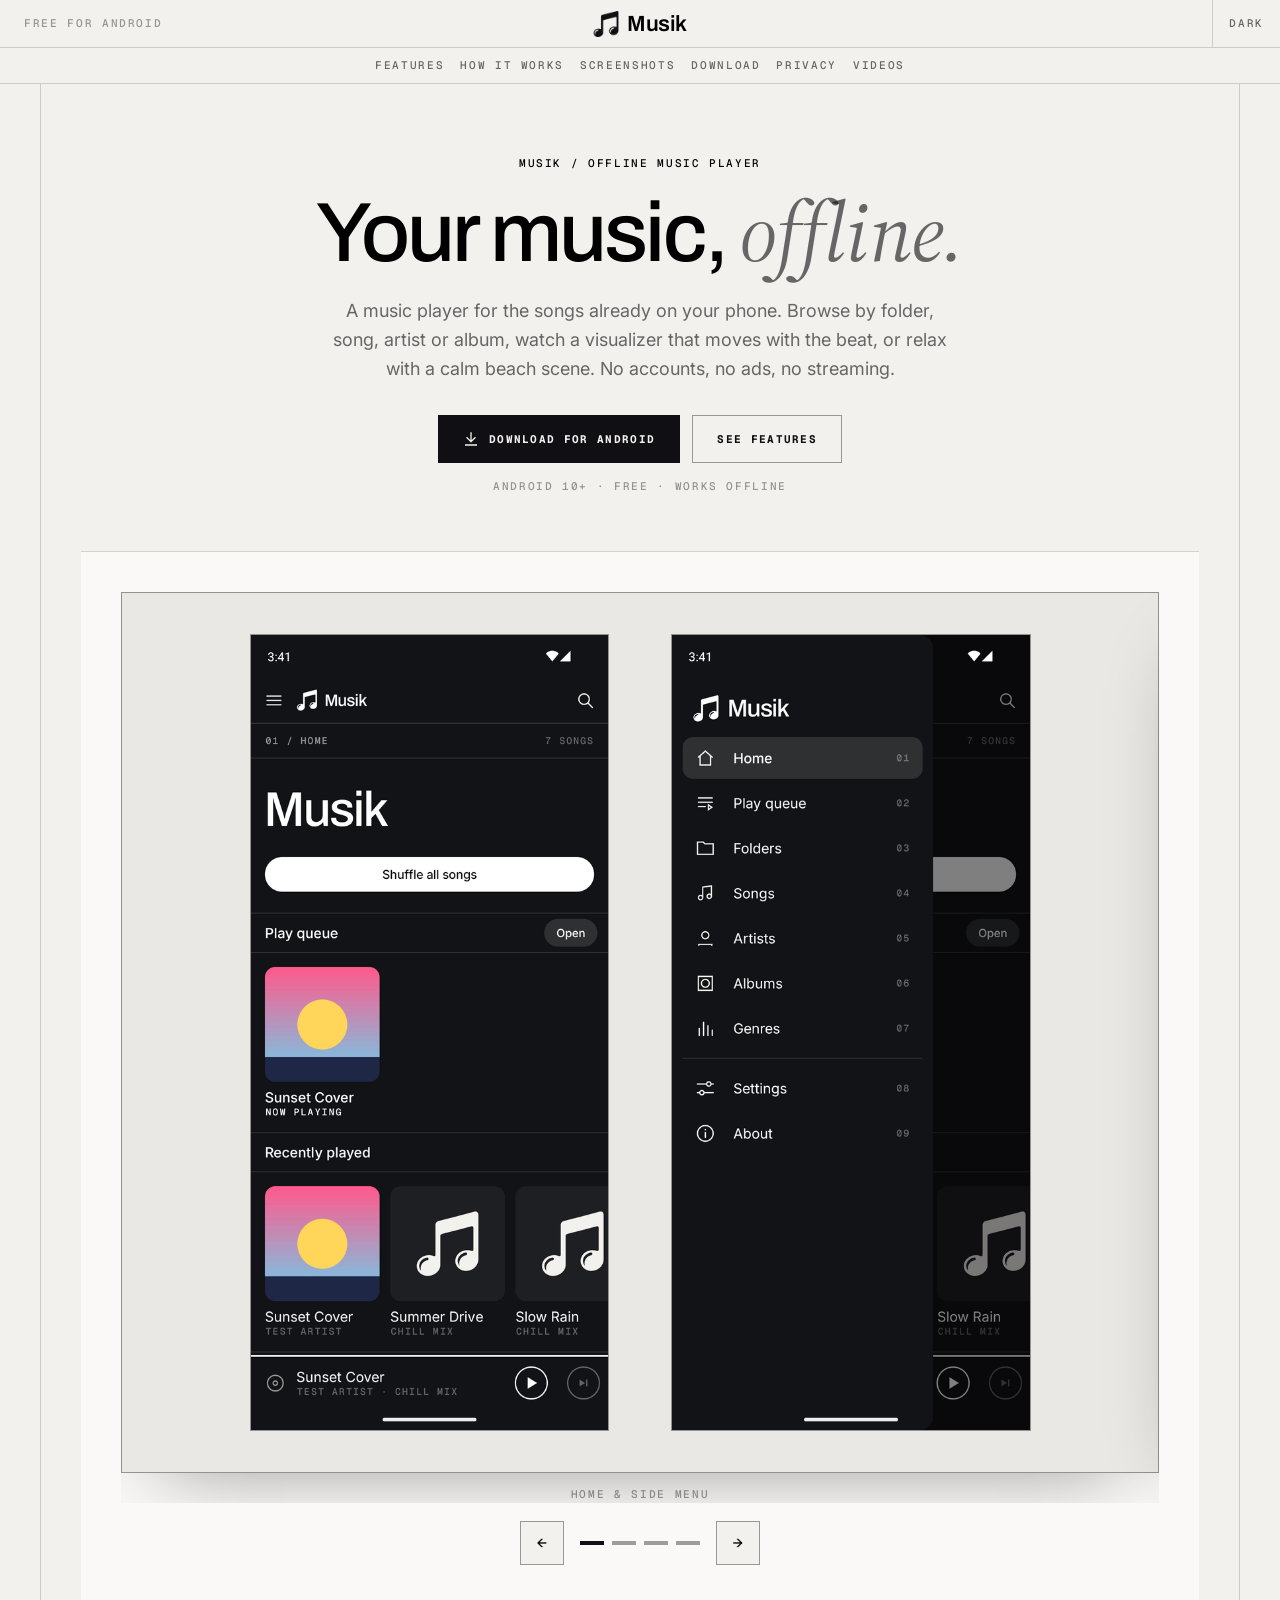
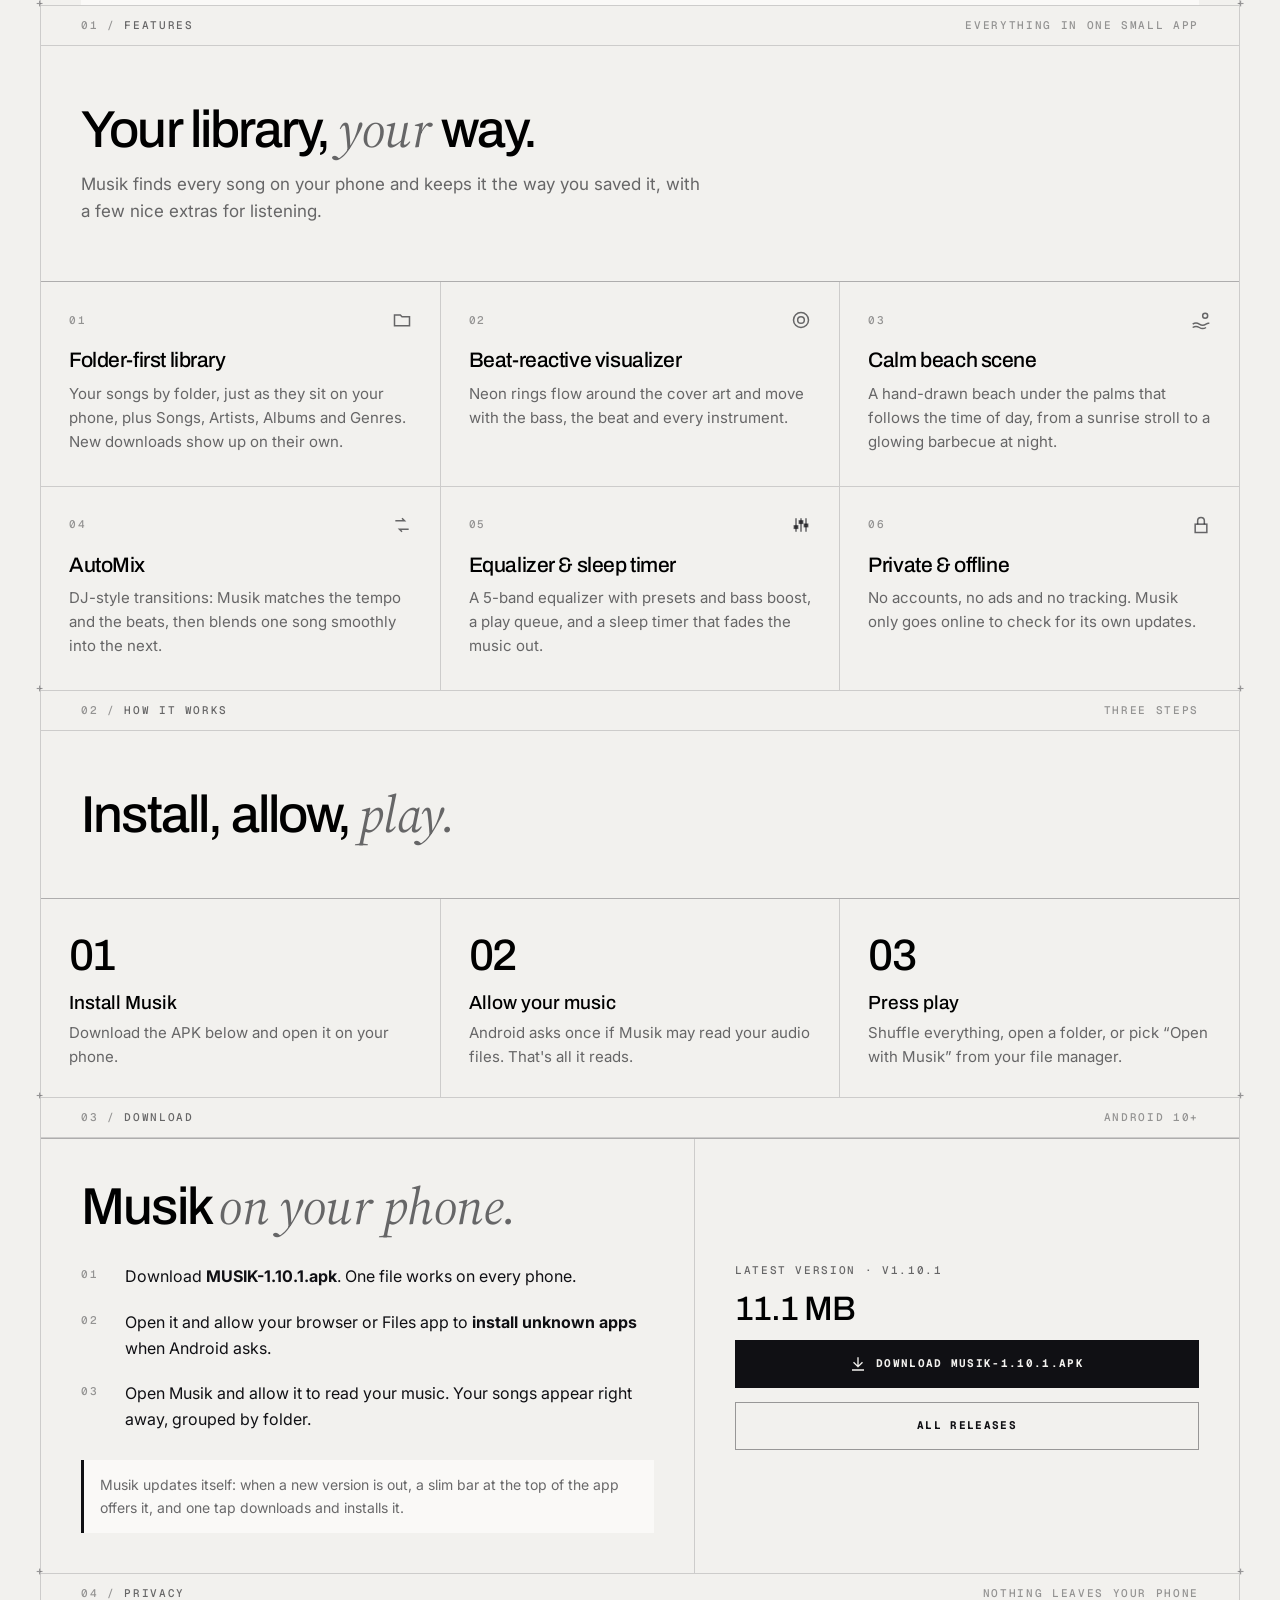
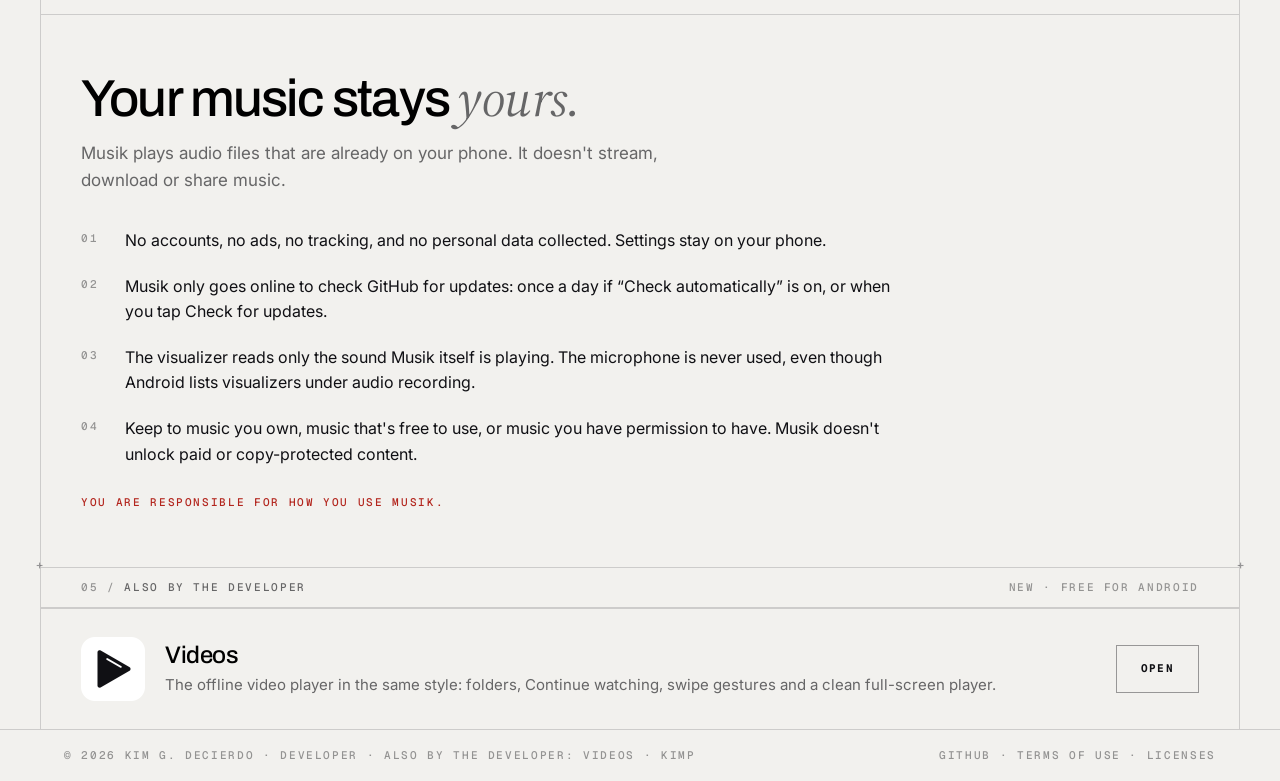
<file: docs/index.html>
<!doctype html>
<html lang="en">
<head>
<meta charset="utf-8">
<meta name="viewport" content="width=device-width, initial-scale=1">
<title>Musik: an offline music player for Android</title>
<meta name="description" content="Musik plays the music on your phone: folders, songs, artists and albums, a beat-reactive visualizer, a calm beach scene, AutoMix and an equalizer. Free, offline, no ads. Android 10+. By Kim G. Decierdo.">
<meta property="og:title" content="Musik: an offline music player for Android">
<meta property="og:description" content="Your music, offline. Folders, a beat-reactive visualizer, a calm beach scene, AutoMix and an equalizer. Free, no ads, no accounts.">
<meta property="og:image" content="img/scene-day.png">
<link rel="icon" type="image/png" href="img/icon.png">
<link rel="apple-touch-icon" href="img/icon.png">
<link rel="preconnect" href="https://fonts.googleapis.com">
<link rel="preconnect" href="https://fonts.gstatic.com" crossorigin>
<link href="https://fonts.googleapis.com/css2?family=Archivo:wght@500;600&family=Geist+Mono:wght@500;700&family=Inter:wght@400;500&family=Source+Serif+4:ital,wght@1,400&display=swap" rel="stylesheet">
<link rel="stylesheet" href="style.css">
</head>
<body>

<header class="site-header">
  <div class="bar">
    <p class="hud faint bar-left">Free for Android</p>
    <a class="brand" href="#top"><img class="shot-light" src="img/logo.png" alt=""><img class="shot-dark" src="img/logo-dark.png" alt=""><span>Musik</span></a>
    <div class="nav-right">
      <button class="theme-toggle" id="theme" type="button" aria-label="Switch light or dark theme">Theme</button>
    </div>
  </div>
  <nav class="links" aria-label="Main">
    <a href="#features">Features</a>
    <a href="#how">How it works</a>
    <a href="#screenshots">Screenshots</a>
    <a href="#android">Download</a>
    <a href="#privacy">Privacy</a>
    <a href="videos.html">Videos</a>
  </nav>
</header>

<main class="column" id="top">

  <!-- Hero -->
  <section class="hero">
    <p class="hud kicker">Musik / Offline music player</p>
    <h1>Your music, <span class="serif">offline.</span></h1>
    <p class="lead">A music player for the songs already on your phone. Browse by folder, song, artist or album, watch a visualizer that moves with the beat, or relax with a calm beach scene. No accounts, no ads, no streaming.</p>
    <div class="actions">
      <a class="btn btn-primary" href="#android">
        <svg viewBox="0 0 24 24" fill="none" stroke="currentColor" stroke-width="2" stroke-linecap="square" aria-hidden="true"><path d="M12 3v13M6 10l6 6 6-6M4 21h16"/></svg>
        Download for Android
      </a>
      <a class="btn btn-secondary" href="#features">See features</a>
    </div>
    <p class="hud faint meta">Android 10+ · Free · Works offline</p>
    <div class="hero-shot" id="screenshots">
      <div class="slideshow" role="region" aria-roledescription="carousel" aria-label="Screenshots">
        <div class="slides" id="slides" tabindex="0">
          <figure class="slide" aria-label="Home and side menu">
            <div class="stage phones">
              <img class="phone" src="img/home.png" alt="Musik home: shuffle all songs, play queue and recently played" width="540" height="1200">
              <img class="phone" src="img/menu.png" alt="Musik side menu: home, play queue, folders, songs, artists, albums, genres, settings and about" width="540" height="1200">
            </div>
            <figcaption class="hud faint">Home &amp; side menu</figcaption>
          </figure>
          <figure class="slide" aria-label="Visualizer and beach scene">
            <div class="stage phones">
              <img class="phone" src="img/visualizer.png" alt="Musik now playing with the neon visualizer around the cover" width="540" height="1200" loading="lazy">
              <img class="phone" src="img/scene-day.png" alt="Musik now playing with the calm beach scene by day" width="540" height="1200" loading="lazy">
            </div>
            <figcaption class="hud faint">Now playing · visualizer &amp; beach scene</figcaption>
          </figure>
          <figure class="slide" aria-label="Beach at night and songs">
            <div class="stage phones">
              <img class="phone" src="img/scene-night.png" alt="Musik beach scene at night with friends by the glowing grill" width="540" height="1200" loading="lazy">
              <img class="phone" src="img/songs.png" alt="Musik songs list" width="540" height="1200" loading="lazy">
            </div>
            <figcaption class="hud faint">Beach at night · songs</figcaption>
          </figure>
          <figure class="slide" aria-label="Folders and settings">
            <div class="stage phones">
              <img class="phone" src="img/folders.png" alt="Musik folders list" width="540" height="1200" loading="lazy">
              <img class="phone" src="img/settings.png" alt="Musik settings with AutoMix and the equalizer" width="540" height="1200" loading="lazy">
            </div>
            <figcaption class="hud faint">Folders · AutoMix &amp; equalizer</figcaption>
          </figure>
        </div>
        <div class="slide-nav">
          <button class="slide-btn" type="button" data-step="-1" aria-label="Previous screenshot">←</button>
          <div class="dots" id="dots"></div>
          <button class="slide-btn" type="button" data-step="1" aria-label="Next screenshot">→</button>
        </div>
      </div>
    </div>
  </section>

  <!-- 01 / Features -->
  <section class="section" id="features">
    <div class="eyebrow"><p class="hud"><span class="faint">01</span><span class="faint"> / </span>Features</p><p class="hud faint">Everything in one small app</p></div>
    <div class="pad">
      <h2>Your library, <span class="serif">your</span> way.</h2>
      <p class="sub">Musik finds every song on your phone and keeps it the way you saved it, with a few nice extras for listening.</p>
    </div>
    <div class="grid features">
      <article class="card">
        <div class="num"><span class="hud faint">01</span><svg viewBox="0 0 24 24" fill="none" stroke="currentColor" stroke-width="1.8" aria-hidden="true"><path d="M3 6h7l2 2h9v11H3z"/></svg></div>
        <h3>Folder-first library</h3>
        <p>Your songs by folder, just as they sit on your phone, plus Songs, Artists, Albums and Genres. New downloads show up on their own.</p>
      </article>
      <article class="card">
        <div class="num"><span class="hud faint">02</span><svg viewBox="0 0 24 24" fill="none" stroke="currentColor" stroke-width="1.8" aria-hidden="true"><circle cx="12" cy="12" r="4"/><path d="M12 3a9 9 0 0 1 9 9M3 12a9 9 0 0 1 9-9M21 12a9 9 0 0 1-9 9M12 21a9 9 0 0 1-9-9"/></svg></div>
        <h3>Beat-reactive visualizer</h3>
        <p>Neon rings flow around the cover art and move with the bass, the beat and every instrument.</p>
      </article>
      <article class="card">
        <div class="num"><span class="hud faint">03</span><svg viewBox="0 0 24 24" fill="none" stroke="currentColor" stroke-width="1.8" aria-hidden="true"><circle cx="17" cy="7" r="3"/><path d="M2 17c3-2 5-2 8 0s5 2 8 0 3-1 4-1M2 21c3-2 5-2 8 0s5 2 8 0"/></svg></div>
        <h3>Calm beach scene</h3>
        <p>A hand-drawn beach under the palms that follows the time of day, from a sunrise stroll to a glowing barbecue at night.</p>
      </article>
      <article class="card">
        <div class="num"><span class="hud faint">04</span><svg viewBox="0 0 24 24" fill="none" stroke="currentColor" stroke-width="1.8" aria-hidden="true"><path d="M4 7h11l-3-3M20 17H9l3 3"/></svg></div>
        <h3>AutoMix</h3>
        <p>DJ-style transitions: Musik matches the tempo and the beats, then blends one song smoothly into the next.</p>
      </article>
      <article class="card">
        <div class="num"><span class="hud faint">05</span><svg viewBox="0 0 24 24" fill="none" stroke="currentColor" stroke-width="1.8" aria-hidden="true"><path d="M6 4v16M12 4v16M18 4v16"/><rect x="4" y="13" width="4" height="3" fill="currentColor"/><rect x="10" y="7" width="4" height="3" fill="currentColor"/><rect x="16" y="11" width="4" height="3" fill="currentColor"/></svg></div>
        <h3>Equalizer &amp; sleep timer</h3>
        <p>A 5-band equalizer with presets and bass boost, a play queue, and a sleep timer that fades the music out.</p>
      </article>
      <article class="card">
        <div class="num"><span class="hud faint">06</span><svg viewBox="0 0 24 24" fill="none" stroke="currentColor" stroke-width="1.8" aria-hidden="true"><rect x="5" y="11" width="14" height="10"/><path d="M8 11V7a4 4 0 0 1 8 0v4"/></svg></div>
        <h3>Private &amp; offline</h3>
        <p>No accounts, no ads and no tracking. Musik only goes online to check for its own updates.</p>
      </article>
    </div>
  </section>

  <!-- 02 / How it works -->
  <section class="section" id="how">
    <div class="eyebrow"><p class="hud"><span class="faint">02</span><span class="faint"> / </span>How it works</p><p class="hud faint">Three steps</p></div>
    <div class="pad">
      <h2>Install, allow, <span class="serif">play.</span></h2>
    </div>
    <div class="grid steps">
      <div class="step"><p class="big">01</p><h3>Install Musik</h3><p>Download the APK below and open it on your phone.</p></div>
      <div class="step"><p class="big">02</p><h3>Allow your music</h3><p>Android asks once if Musik may read your audio files. That's all it reads.</p></div>
      <div class="step"><p class="big">03</p><h3>Press play</h3><p>Shuffle everything, open a folder, or pick “Open with Musik” from your file manager.</p></div>
    </div>
  </section>

  <!-- 03 / Android -->
  <section class="section" id="android">
    <div class="eyebrow"><p class="hud"><span class="faint">03</span><span class="faint"> / </span>Download</p><p class="hud faint">Android 10+</p></div>
    <div class="install">
      <div>
        <h2>Musik <span class="serif">on your phone.</span></h2>
        <ol class="plain" style="margin-top:20px">
          <li><span>Download <b>MUSIK-1.10.1.apk</b>. One file works on every phone.</span></li>
          <li><span>Open it and allow your browser or Files app to <b>install unknown apps</b> when Android asks.</span></li>
          <li><span>Open Musik and allow it to read your music. Your songs appear right away, grouped by folder.</span></li>
        </ol>
        <p class="note">Musik updates itself: when a new version is out, a slim bar at the top of the app offers it, and one tap downloads and installs it.</p>
      </div>
      <div class="download-box">
        <p class="hud">Latest version · v1.10.1</p>
        <p class="size">11.1 MB</p>
        <a class="btn btn-primary" href="https://github.com/MikDecierdo/MUSIK-download/releases/download/v1.10.1/MUSIK-1.10.1.apk">
          <svg viewBox="0 0 24 24" fill="none" stroke="currentColor" stroke-width="2" stroke-linecap="square" aria-hidden="true"><path d="M12 3v13M6 10l6 6 6-6M4 21h16"/></svg>
          Download MUSIK-1.10.1.apk
        </a>
        <a class="btn btn-secondary" href="https://github.com/MikDecierdo/MUSIK-download/releases">All releases</a>
      </div>
    </div>
  </section>

  <!-- 04 / Privacy -->
  <section class="section" id="privacy">
    <div class="eyebrow"><p class="hud"><span class="faint">04</span><span class="faint"> / </span>Privacy</p><p class="hud faint">Nothing leaves your phone</p></div>
    <div class="pad">
      <h2>Your music stays <span class="serif">yours.</span></h2>
      <p class="sub">Musik plays audio files that are already on your phone. It doesn't stream, download or share music.</p>
      <ol class="plain rules" style="margin-top:24px; max-width:820px">
        <li>No accounts, no ads, no tracking, and no personal data collected. Settings stay on your phone.</li>
        <li>Musik only goes online to check GitHub for updates: once a day if “Check automatically” is on, or when you tap Check for updates.</li>
        <li>The visualizer reads only the sound Musik itself is playing. The microphone is never used, even though Android lists visualizers under audio recording.</li>
        <li>Keep to music you own, music that's free to use, or music you have permission to have. Musik doesn't unlock paid or copy-protected content.</li>
      </ol>
      <p class="hud warn">You are responsible for how you use Musik.</p>
    </div>
  </section>

  <!-- 05 / More -->
  <section class="section" id="more">
    <div class="eyebrow"><p class="hud"><span class="faint">05</span><span class="faint"> / </span>Also by the developer</p><p class="hud faint">New · Free for Android</p></div>
    <a class="app-link" href="videos.html">
      <img src="img/videos/icon.png" alt="">
      <div><h3>Videos</h3><p>The offline video player in the same style: folders, Continue watching, swipe gestures and a clean full-screen player.</p></div>
      <span class="btn btn-secondary go">Open</span>
    </a>
  </section>

</main>

<footer>
  <div class="foot">
    <p class="hud faint">© 2026 Kim G. Decierdo · Developer · Also by the developer: <a href="videos.html">Videos</a> · <a href="https://kimp-qwtl.onrender.com">KIMP</a></p>
    <p class="hud faint">
      <a href="https://github.com/MikDecierdo/MUSIK-download">GitHub</a> ·
      <a href="terms.html">Terms of use</a> ·
      <a href="licenses.html">Licenses</a>
    </p>
  </div>
</footer>

<script src="site.js"></script>
</body>
</html>
</file>
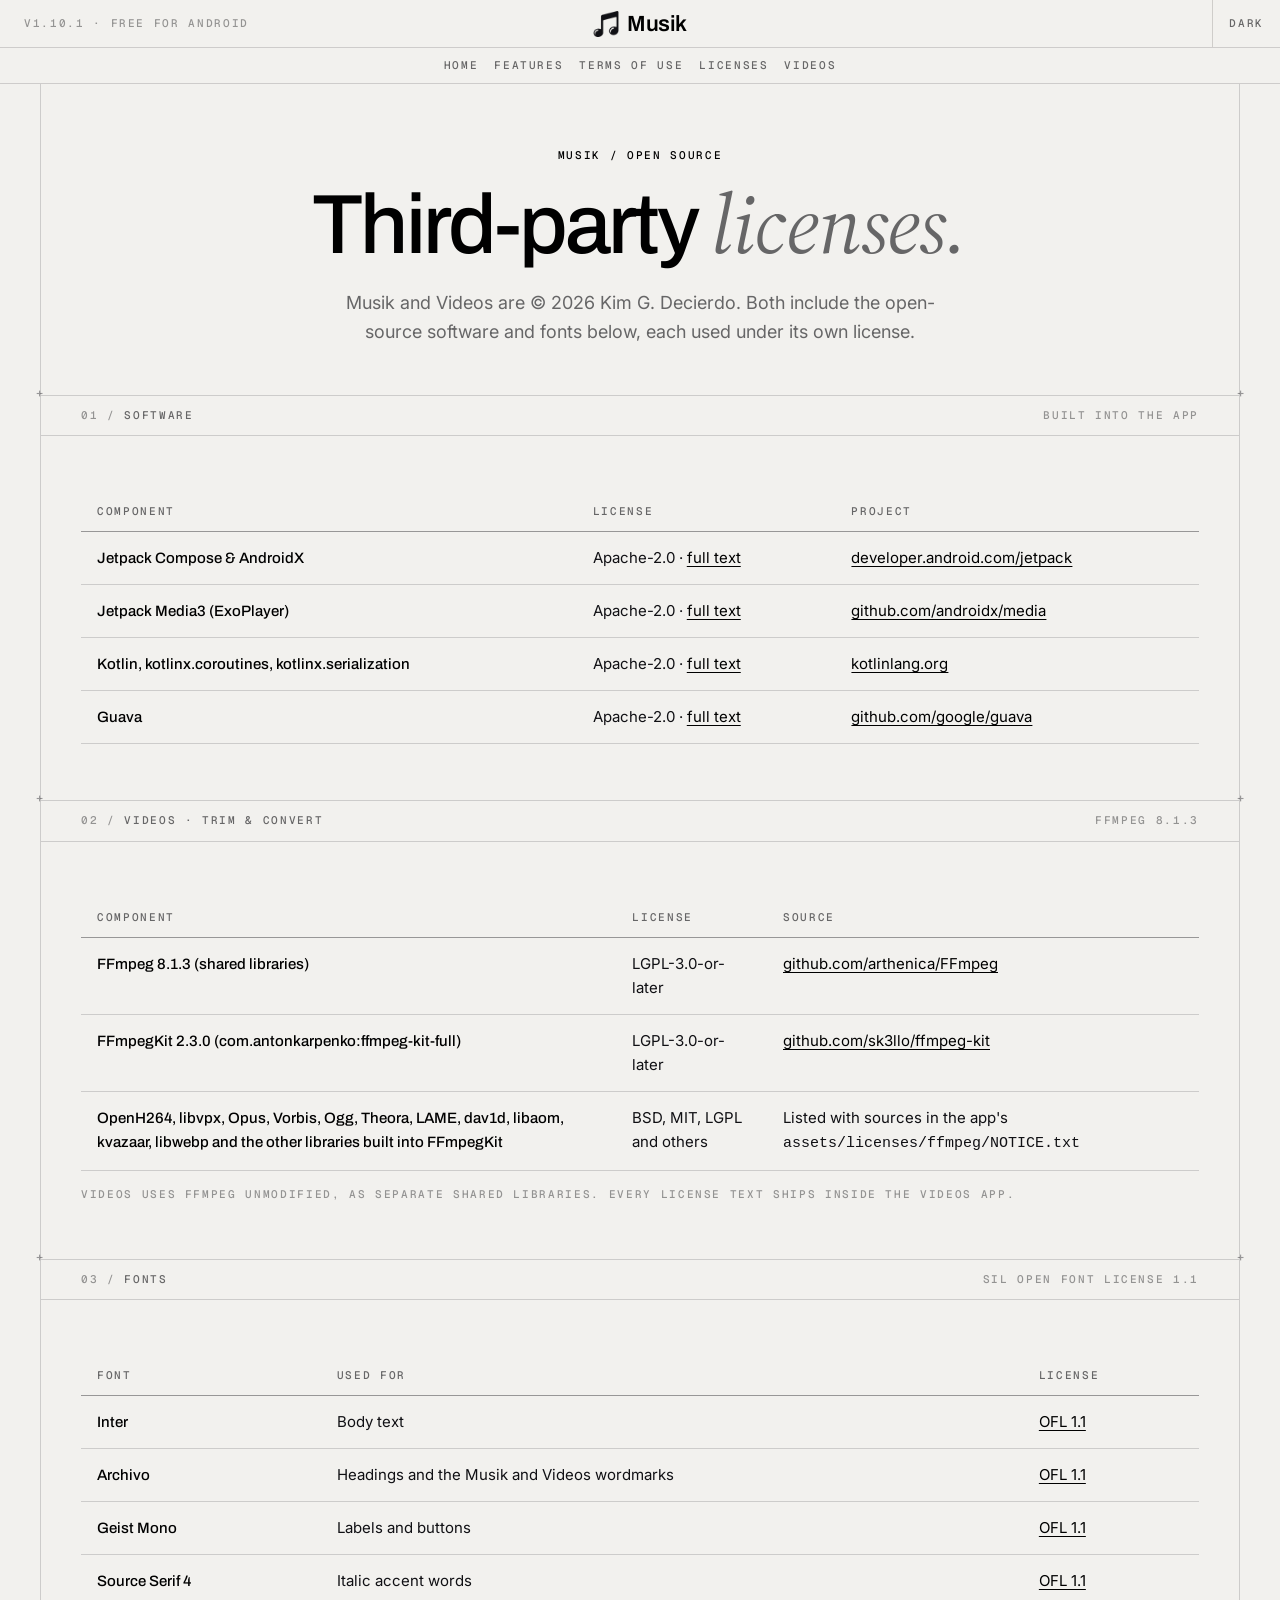
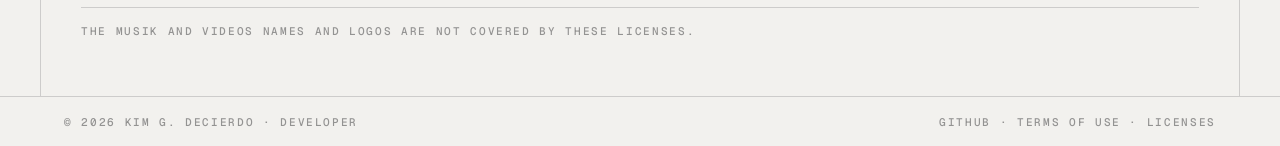
<file: docs/licenses.html>
<!doctype html>
<html lang="en">
<head>
<meta charset="utf-8">
<meta name="viewport" content="width=device-width, initial-scale=1">
<title>Musik: Third-party licenses</title>
<meta name="description" content="Open-source software and fonts used in Musik, each under its own license.">
<link rel="icon" type="image/png" href="img/icon.png">
<link rel="apple-touch-icon" href="img/icon.png">
<link rel="preconnect" href="https://fonts.googleapis.com">
<link rel="preconnect" href="https://fonts.gstatic.com" crossorigin>
<link href="https://fonts.googleapis.com/css2?family=Archivo:wght@500;600&family=Geist+Mono:wght@500;700&family=Inter:wght@400;500&family=Source+Serif+4:ital,wght@1,400&display=swap" rel="stylesheet">
<link rel="stylesheet" href="style.css">
</head>
<body>

<header class="site-header">
  <div class="bar">
    <p class="hud faint bar-left">v1.10.1 · Free for Android</p>
    <a class="brand" href="index.html"><img class="shot-light" src="img/logo.png" alt=""><img class="shot-dark" src="img/logo-dark.png" alt=""><span>Musik</span></a>
    <div class="nav-right">
      <button class="theme-toggle" id="theme" type="button" aria-label="Switch light or dark theme">Theme</button>
    </div>
  </div>
  <nav class="links" aria-label="Main">
    <a href="index.html">Home</a>
    <a href="index.html#features">Features</a>
    <a href="terms.html">Terms of use</a>
    <a href="licenses.html">Licenses</a>
    <a href="videos.html">Videos</a>
  </nav>
</header>

<main class="column">
  <section class="page-hero">
    <p class="hud kicker">Musik / Open source</p>
    <h1>Third-party <span class="serif">licenses.</span></h1>
    <p class="lead">Musik and Videos are © 2026 Kim G. Decierdo. Both include the open-source software and fonts below, each used under its own license.</p>
  </section>

  <section class="section">
    <div class="eyebrow"><p class="hud"><span class="faint">01</span><span class="faint"> / </span>Software</p><p class="hud faint">Built into the app</p></div>
    <div class="pad table-wrap">
      <table class="licenses">
        <thead><tr><th>Component</th><th>License</th><th>Project</th></tr></thead>
        <tbody>
          <tr><td>Jetpack Compose &amp; AndroidX</td><td>Apache-2.0 · <a href="licenses/Apache-2.0.txt">full text</a></td><td><a href="https://developer.android.com/jetpack">developer.android.com/jetpack</a></td></tr>
          <tr><td>Jetpack Media3 (ExoPlayer)</td><td>Apache-2.0 · <a href="licenses/Apache-2.0.txt">full text</a></td><td><a href="https://github.com/androidx/media">github.com/androidx/media</a></td></tr>
          <tr><td>Kotlin, kotlinx.coroutines, kotlinx.serialization</td><td>Apache-2.0 · <a href="licenses/Apache-2.0.txt">full text</a></td><td><a href="https://kotlinlang.org/">kotlinlang.org</a></td></tr>
          <tr><td>Guava</td><td>Apache-2.0 · <a href="licenses/Apache-2.0.txt">full text</a></td><td><a href="https://github.com/google/guava">github.com/google/guava</a></td></tr>
        </tbody>
      </table>
    </div>
  </section>

  <section class="section" id="ffmpeg">
    <div class="eyebrow"><p class="hud"><span class="faint">02</span><span class="faint"> / </span>Videos · Trim &amp; convert</p><p class="hud faint">FFmpeg 8.1.3</p></div>
    <div class="pad table-wrap">
      <table class="licenses">
        <thead><tr><th>Component</th><th>License</th><th>Source</th></tr></thead>
        <tbody>
          <tr><td>FFmpeg 8.1.3 (shared libraries)</td><td>LGPL-3.0-or-later</td><td><a href="https://github.com/arthenica/FFmpeg/tree/n8.1.3">github.com/arthenica/FFmpeg</a></td></tr>
          <tr><td>FFmpegKit 2.3.0 (com.antonkarpenko:ffmpeg-kit-full)</td><td>LGPL-3.0-or-later</td><td><a href="https://github.com/sk3llo/ffmpeg-kit/tree/android-apple-8.1.3">github.com/sk3llo/ffmpeg-kit</a></td></tr>
          <tr><td>OpenH264, libvpx, Opus, Vorbis, Ogg, Theora, LAME, dav1d, libaom, kvazaar, libwebp and the other libraries built into FFmpegKit</td><td>BSD, MIT, LGPL and others</td><td>Listed with sources in the app's <code>assets/licenses/ffmpeg/NOTICE.txt</code></td></tr>
        </tbody>
      </table>
      <p class="hud faint" style="margin-top:16px">Videos uses FFmpeg unmodified, as separate shared libraries. Every license text ships inside the Videos app.</p>
    </div>
  </section>

  <section class="section">
    <div class="eyebrow"><p class="hud"><span class="faint">03</span><span class="faint"> / </span>Fonts</p><p class="hud faint">SIL Open Font License 1.1</p></div>
    <div class="pad table-wrap">
      <table class="licenses">
        <thead><tr><th>Font</th><th>Used for</th><th>License</th></tr></thead>
        <tbody>
          <tr><td>Inter</td><td>Body text</td><td><a href="licenses/OFL-Inter.txt">OFL 1.1</a></td></tr>
          <tr><td>Archivo</td><td>Headings and the Musik and Videos wordmarks</td><td><a href="licenses/OFL-Archivo.txt">OFL 1.1</a></td></tr>
          <tr><td>Geist Mono</td><td>Labels and buttons</td><td><a href="licenses/OFL-GeistMono.txt">OFL 1.1</a></td></tr>
          <tr><td>Source Serif 4</td><td>Italic accent words</td><td><a href="licenses/OFL-SourceSerif4.txt">OFL 1.1</a></td></tr>
        </tbody>
      </table>
      <p class="hud faint" style="margin-top:16px">The Musik and Videos names and logos are not covered by these licenses.</p>
    </div>
  </section>
</main>

<footer>
  <div class="foot">
    <p class="hud faint">© 2026 Kim G. Decierdo · Developer</p>
    <p class="hud faint">
      <a href="https://github.com/MikDecierdo/MUSIK-download">GitHub</a> ·
      <a href="terms.html">Terms of use</a> ·
      <a href="licenses.html">Licenses</a>
    </p>
  </div>
</footer>

<script src="site.js"></script>
</body>
</html>
</file>
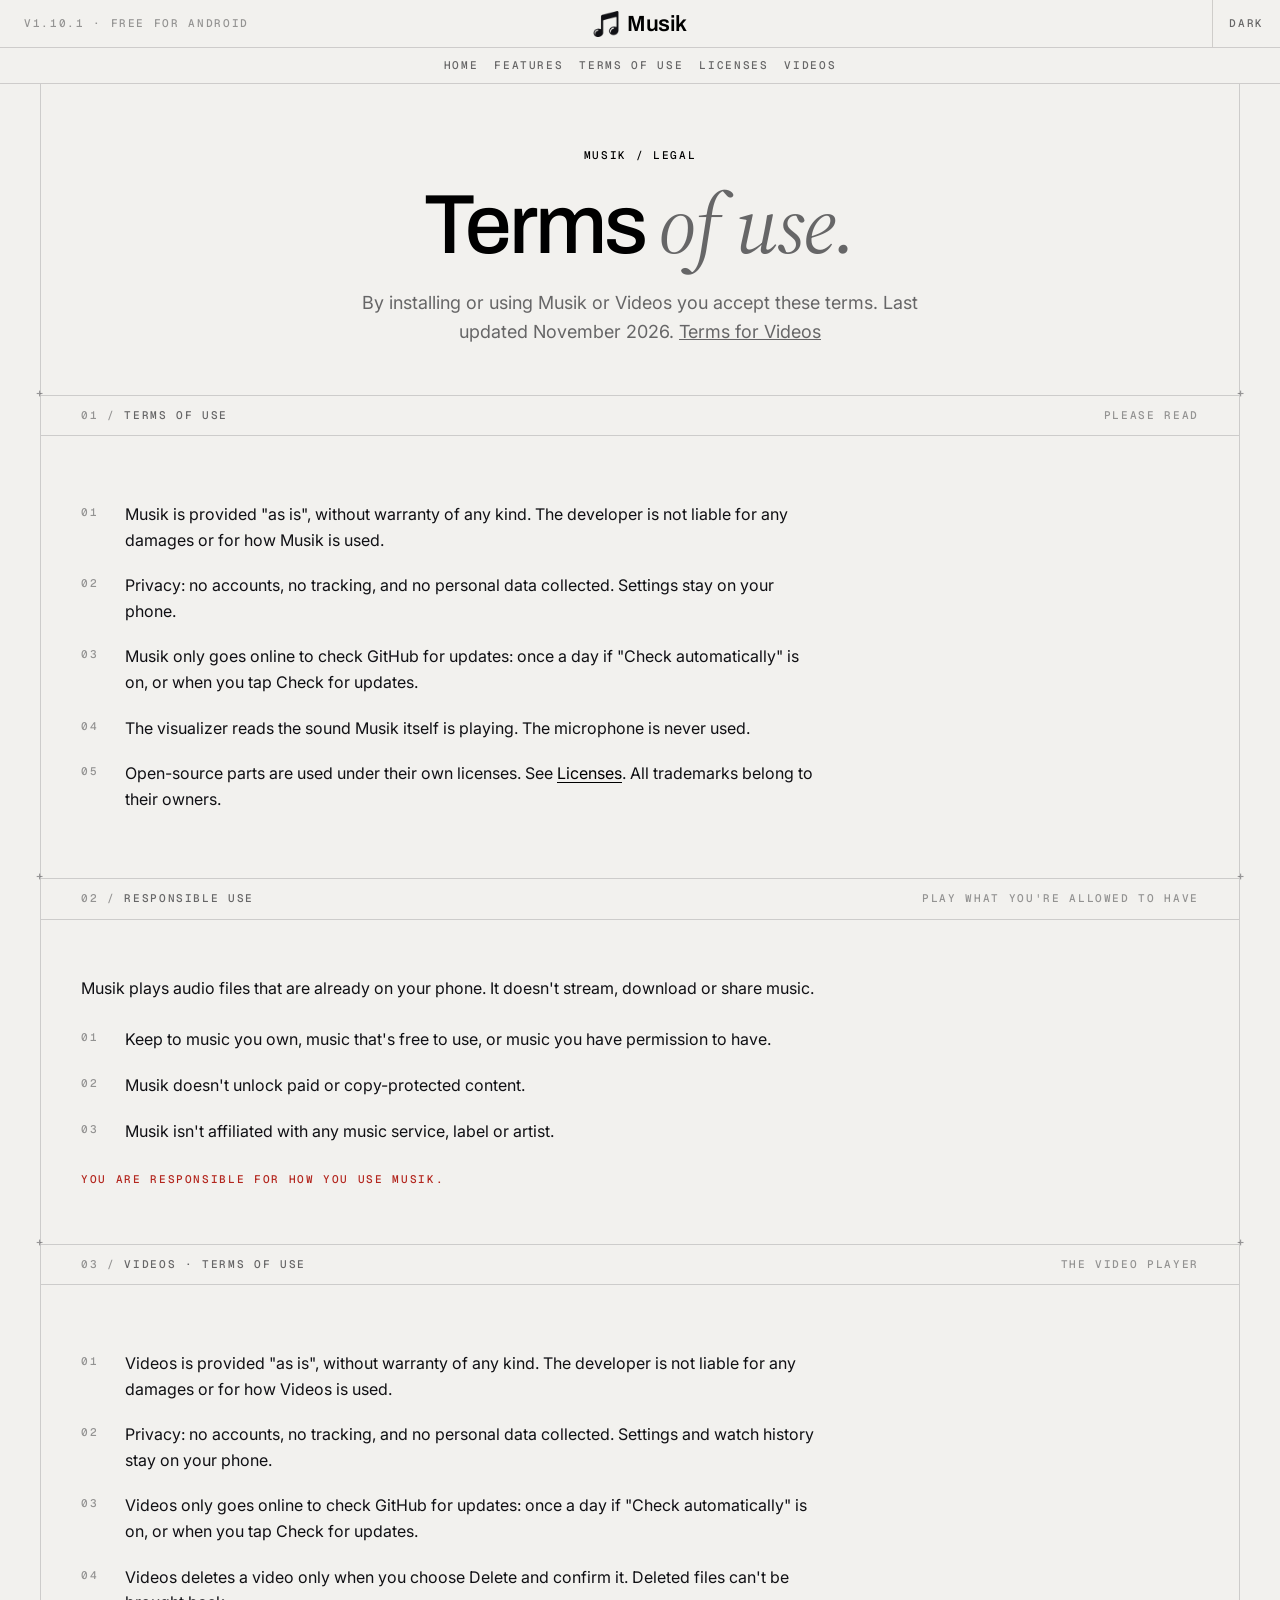
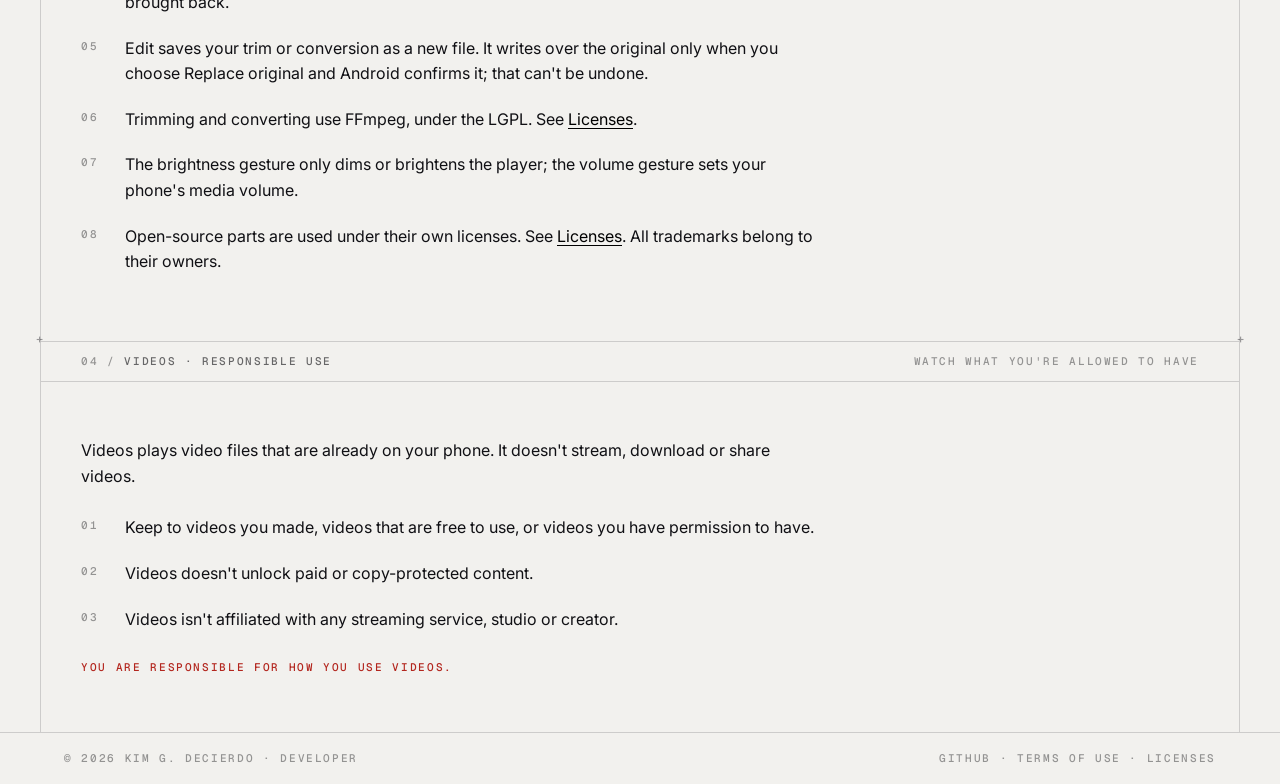
<file: docs/terms.html>
<!doctype html>
<html lang="en">
<head>
<meta charset="utf-8">
<meta name="viewport" content="width=device-width, initial-scale=1">
<title>Musik &amp; Videos: Terms of use</title>
<meta name="description" content="Terms of use and responsible use for Musik and Videos, the offline music and video players for Android.">
<link rel="icon" type="image/png" href="img/icon.png">
<link rel="apple-touch-icon" href="img/icon.png">
<link rel="preconnect" href="https://fonts.googleapis.com">
<link rel="preconnect" href="https://fonts.gstatic.com" crossorigin>
<link href="https://fonts.googleapis.com/css2?family=Archivo:wght@500;600&family=Geist+Mono:wght@500;700&family=Inter:wght@400;500&family=Source+Serif+4:ital,wght@1,400&display=swap" rel="stylesheet">
<link rel="stylesheet" href="style.css">
</head>
<body>

<header class="site-header">
  <div class="bar">
    <p class="hud faint bar-left">v1.10.1 · Free for Android</p>
    <a class="brand" href="index.html"><img class="shot-light" src="img/logo.png" alt=""><img class="shot-dark" src="img/logo-dark.png" alt=""><span>Musik</span></a>
    <div class="nav-right">
      <button class="theme-toggle" id="theme" type="button" aria-label="Switch light or dark theme">Theme</button>
    </div>
  </div>
  <nav class="links" aria-label="Main">
    <a href="index.html">Home</a>
    <a href="index.html#features">Features</a>
    <a href="terms.html">Terms of use</a>
    <a href="licenses.html">Licenses</a>
    <a href="videos.html">Videos</a>
  </nav>
</header>

<main class="column">
  <section class="page-hero">
    <p class="hud kicker">Musik / Legal</p>
    <h1>Terms <span class="serif">of use.</span></h1>
    <p class="lead">By installing or using Musik or Videos you accept these terms. Last updated November 2026. <a href="#videos">Terms for Videos</a></p>
  </section>

  <section class="section">
    <div class="eyebrow"><p class="hud"><span class="faint">01</span><span class="faint"> / </span>Terms of use</p><p class="hud faint">Please read</p></div>
    <div class="pad prose">
      <ol class="plain">
        <li><span>Musik is provided "as is", without warranty of any kind. The developer is not liable for any damages or for how Musik is used.</span></li>
        <li><span>Privacy: no accounts, no tracking, and no personal data collected. Settings stay on your phone.</span></li>
        <li><span>Musik only goes online to check GitHub for updates: once a day if "Check automatically" is on, or when you tap Check for updates.</span></li>
        <li><span>The visualizer reads the sound Musik itself is playing. The microphone is never used.</span></li>
        <li><span>Open-source parts are used under their own licenses. See <a href="licenses.html">Licenses</a>. All trademarks belong to their owners.</span></li>
      </ol>
    </div>
  </section>

  <section class="section">
    <div class="eyebrow"><p class="hud"><span class="faint">02</span><span class="faint"> / </span>Responsible use</p><p class="hud faint">Play what you're allowed to have</p></div>
    <div class="pad prose">
      <p>Musik plays audio files that are already on your phone. It doesn't stream, download or share music.</p>
      <ol class="plain" style="margin-top:16px">
        <li><span>Keep to music you own, music that's free to use, or music you have permission to have.</span></li>
        <li><span>Musik doesn't unlock paid or copy-protected content.</span></li>
        <li><span>Musik isn't affiliated with any music service, label or artist.</span></li>
      </ol>
      <p class="hud warn">You are responsible for how you use Musik.</p>
    </div>
  </section>

  <section class="section" id="videos">
    <div class="eyebrow"><p class="hud"><span class="faint">03</span><span class="faint"> / </span>Videos · Terms of use</p><p class="hud faint">The video player</p></div>
    <div class="pad prose">
      <ol class="plain">
        <li><span>Videos is provided "as is", without warranty of any kind. The developer is not liable for any damages or for how Videos is used.</span></li>
        <li><span>Privacy: no accounts, no tracking, and no personal data collected. Settings and watch history stay on your phone.</span></li>
        <li><span>Videos only goes online to check GitHub for updates: once a day if "Check automatically" is on, or when you tap Check for updates.</span></li>
        <li><span>Videos deletes a video only when you choose Delete and confirm it. Deleted files can't be brought back.</span></li>
        <li><span>Edit saves your trim or conversion as a new file. It writes over the original only when you choose Replace original and Android confirms it; that can't be undone.</span></li>
        <li><span>Trimming and converting use FFmpeg, under the LGPL. See <a href="licenses.html#ffmpeg">Licenses</a>.</span></li>
        <li><span>The brightness gesture only dims or brightens the player; the volume gesture sets your phone's media volume.</span></li>
        <li><span>Open-source parts are used under their own licenses. See <a href="licenses.html">Licenses</a>. All trademarks belong to their owners.</span></li>
      </ol>
    </div>
  </section>

  <section class="section">
    <div class="eyebrow"><p class="hud"><span class="faint">04</span><span class="faint"> / </span>Videos · Responsible use</p><p class="hud faint">Watch what you're allowed to have</p></div>
    <div class="pad prose">
      <p>Videos plays video files that are already on your phone. It doesn't stream, download or share videos.</p>
      <ol class="plain" style="margin-top:16px">
        <li><span>Keep to videos you made, videos that are free to use, or videos you have permission to have.</span></li>
        <li><span>Videos doesn't unlock paid or copy-protected content.</span></li>
        <li><span>Videos isn't affiliated with any streaming service, studio or creator.</span></li>
      </ol>
      <p class="hud warn">You are responsible for how you use Videos.</p>
    </div>
  </section>
</main>

<footer>
  <div class="foot">
    <p class="hud faint">© 2026 Kim G. Decierdo · Developer</p>
    <p class="hud faint">
      <a href="https://github.com/MikDecierdo/MUSIK-download">GitHub</a> ·
      <a href="terms.html">Terms of use</a> ·
      <a href="licenses.html">Licenses</a>
    </p>
  </div>
</footer>

<script src="site.js"></script>
</body>
</html>
</file>
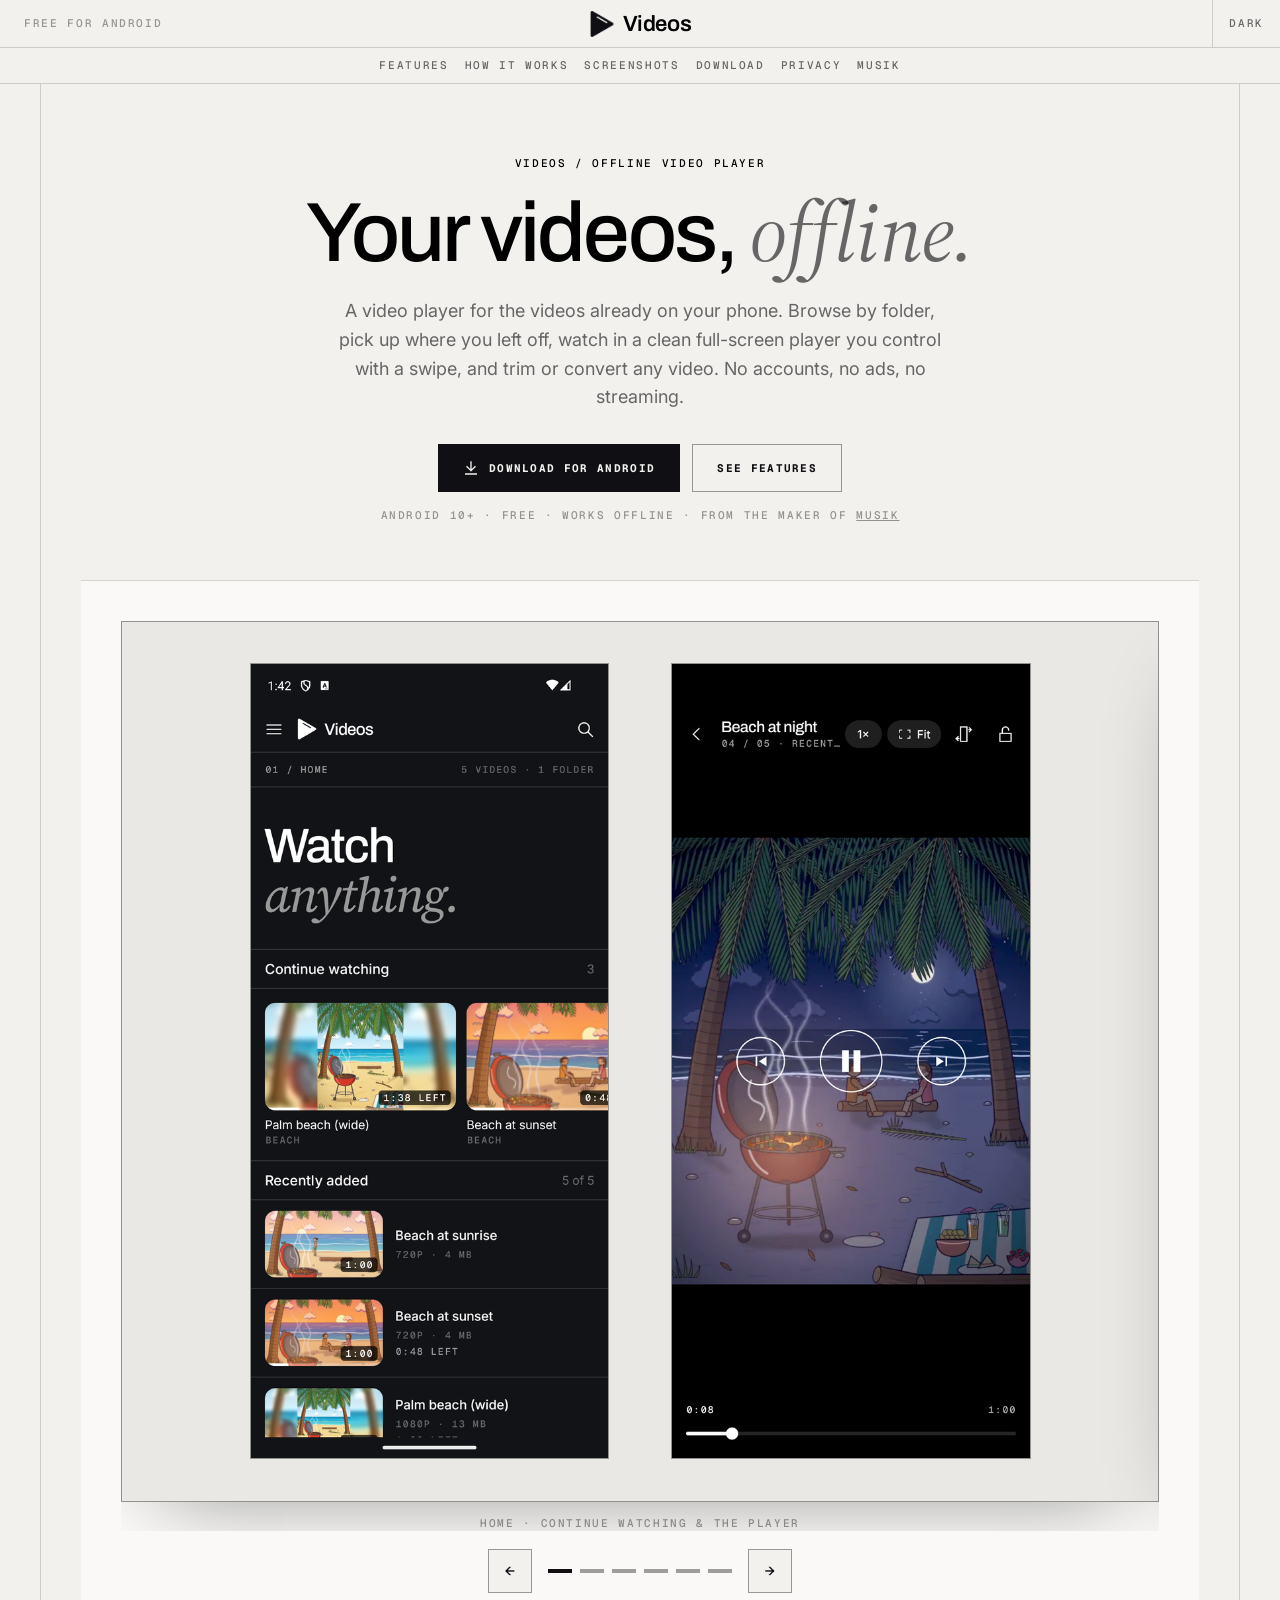
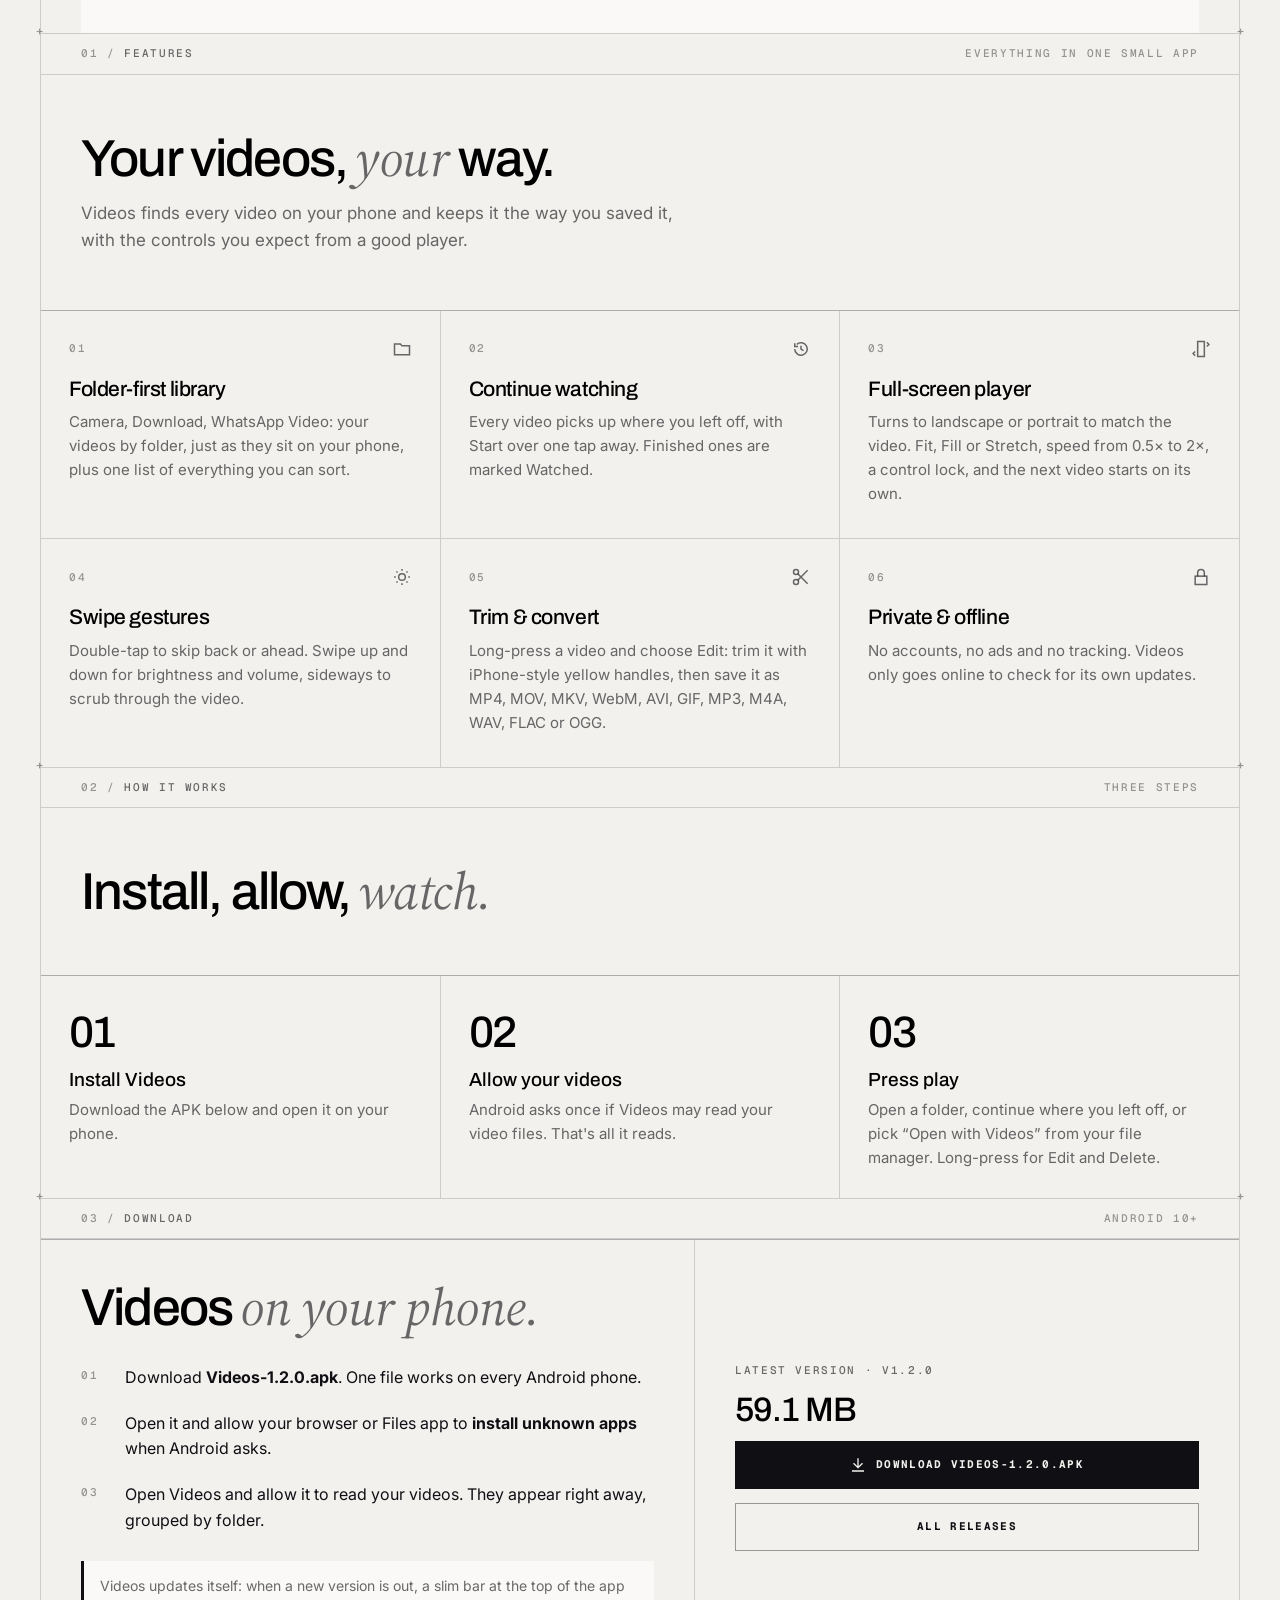
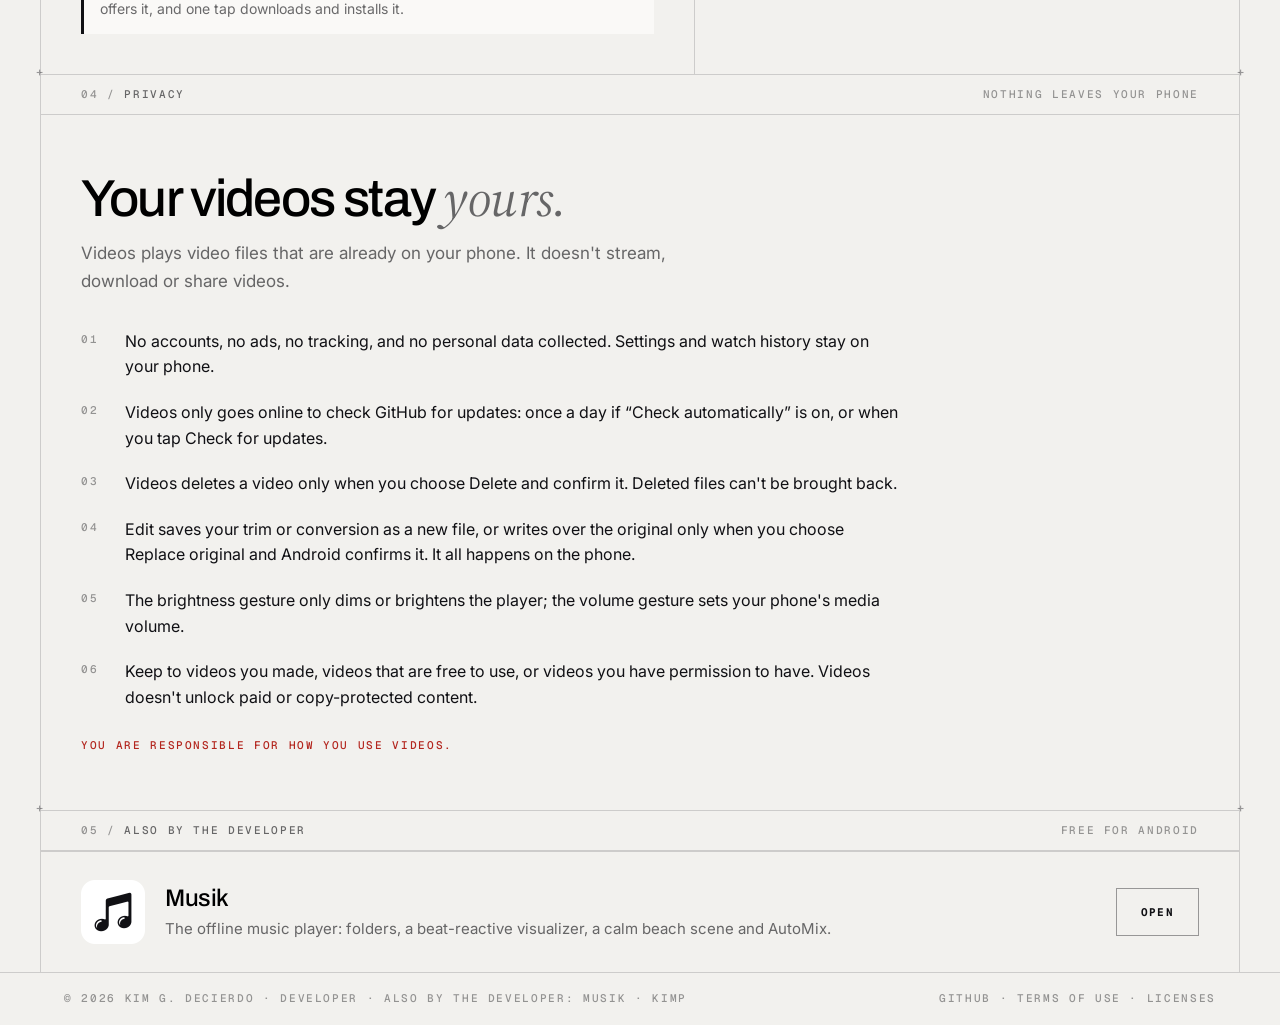
<file: docs/videos.html>
<!doctype html>
<html lang="en">
<head>
<meta charset="utf-8">
<meta name="viewport" content="width=device-width, initial-scale=1">
<title>Videos: an offline video player for Android</title>
<meta name="description" content="Videos plays the videos on your phone: by folder, with Continue watching, resume, swipe gestures, a full-screen player that turns with the video, and an editor that trims like iPhone and converts to MP4, MOV, MKV, WebM, AVI, GIF, MP3 and more. Free, offline, no ads. Android 10+. By Kim G. Decierdo.">
<meta property="og:title" content="Videos: an offline video player for Android">
<meta property="og:description" content="Your videos, offline. Folders, Continue watching, swipe gestures and a clean full-screen player. Free, no ads, no accounts.">
<meta property="og:image" content="img/videos/player-wide.png">
<link rel="icon" type="image/png" href="img/videos/icon.png">
<link rel="apple-touch-icon" href="img/videos/icon.png">
<link rel="preconnect" href="https://fonts.googleapis.com">
<link rel="preconnect" href="https://fonts.gstatic.com" crossorigin>
<link href="https://fonts.googleapis.com/css2?family=Archivo:wght@500;600&family=Geist+Mono:wght@500;700&family=Inter:wght@400;500&family=Source+Serif+4:ital,wght@1,400&display=swap" rel="stylesheet">
<link rel="stylesheet" href="style.css">
</head>
<body>

<header class="site-header">
  <div class="bar">
    <p class="hud faint bar-left">Free for Android</p>
    <a class="brand" href="#top"><img class="shot-light" src="img/videos/logo.png" alt=""><img class="shot-dark" src="img/videos/logo-dark.png" alt=""><span>Videos</span></a>
    <div class="nav-right">
      <button class="theme-toggle" id="theme" type="button" aria-label="Switch light or dark theme">Theme</button>
    </div>
  </div>
  <nav class="links" aria-label="Main">
    <a href="#features">Features</a>
    <a href="#how">How it works</a>
    <a href="#screenshots">Screenshots</a>
    <a href="#android">Download</a>
    <a href="#privacy">Privacy</a>
    <a href="index.html">Musik</a>
  </nav>
</header>

<main class="column" id="top">

  <!-- Hero -->
  <section class="hero">
    <p class="hud kicker">Videos / Offline video player</p>
    <h1>Your videos, <span class="serif">offline.</span></h1>
    <p class="lead">A video player for the videos already on your phone. Browse by folder, pick up where you left off, watch in a clean full-screen player you control with a swipe, and trim or convert any video. No accounts, no ads, no streaming.</p>
    <div class="actions">
      <a class="btn btn-primary" href="#android">
        <svg viewBox="0 0 24 24" fill="none" stroke="currentColor" stroke-width="2" stroke-linecap="square" aria-hidden="true"><path d="M12 3v13M6 10l6 6 6-6M4 21h16"/></svg>
        Download for Android
      </a>
      <a class="btn btn-secondary" href="#features">See features</a>
    </div>
    <p class="hud faint meta">Android 10+ · Free · Works offline · From the maker of <a href="index.html">Musik</a></p>
    <div class="hero-shot" id="screenshots">
      <div class="slideshow" role="region" aria-roledescription="carousel" aria-label="Screenshots">
        <div class="slides" id="slides" tabindex="0">
          <figure class="slide" aria-label="Home and the player">
            <div class="stage phones">
              <img class="phone" src="img/videos/home.png" alt="Videos home: Continue watching and recently added videos" width="540" height="1200">
              <img class="phone" src="img/videos/player-portrait.png" alt="Videos player with ring play, previous and next buttons" width="540" height="1200">
            </div>
            <figcaption class="hud faint">Home · Continue watching &amp; the player</figcaption>
          </figure>
          <figure class="slide" aria-label="Trim and convert">
            <div class="stage phones">
              <img class="phone" src="img/videos/editor.png" alt="Videos editor: iPhone-style yellow trim bar under the preview, with format and size choices" width="540" height="1200" loading="lazy">
              <img class="phone" src="img/videos/editor-save.png" alt="Videos asking to save the edit as a new video or replace the original" width="540" height="1200" loading="lazy">
            </div>
            <figcaption class="hud faint">Edit · trim like iPhone, convert to any format</figcaption>
          </figure>
          <figure class="slide" aria-label="Full-screen player">
            <div class="stage landscape">
              <img class="land" src="img/videos/player-wide.png" alt="Videos full-screen player in landscape with speed, fit, rotate and lock" width="1200" height="540" loading="lazy">
            </div>
            <figcaption class="hud faint">Full screen · speed, fit, rotate &amp; lock</figcaption>
          </figure>
          <figure class="slide" aria-label="Swipe gestures">
            <div class="stage landscape">
              <img class="land" src="img/videos/gesture.png" alt="Videos player showing the brightness readout while swiping" width="1200" height="540" loading="lazy">
            </div>
            <figcaption class="hud faint">Swipe for brightness, volume &amp; scrubbing</figcaption>
          </figure>
          <figure class="slide" aria-label="Folder and side menu">
            <div class="stage phones">
              <img class="phone" src="img/videos/folder.png" alt="Videos folder page with Play all and a list of videos" width="540" height="1200" loading="lazy">
              <img class="phone" src="img/videos/menu.png" alt="Videos side menu: home, folders, all videos, settings and about" width="540" height="1200" loading="lazy">
            </div>
            <figcaption class="hud faint">Folders &amp; side menu</figcaption>
          </figure>
          <figure class="slide" aria-label="Settings">
            <div class="stage phones">
              <img class="phone" src="img/videos/settings.png" alt="Videos settings: resume, play next, double-tap to skip and swipe gestures" width="540" height="1200" loading="lazy">
              <img class="phone" src="img/videos/player-portrait.png" alt="Videos player with ring play, previous and next buttons" width="540" height="1200" loading="lazy">
            </div>
            <figcaption class="hud faint">Settings &amp; player</figcaption>
          </figure>
        </div>
        <div class="slide-nav">
          <button class="slide-btn" type="button" data-step="-1" aria-label="Previous screenshot">←</button>
          <div class="dots" id="dots"></div>
          <button class="slide-btn" type="button" data-step="1" aria-label="Next screenshot">→</button>
        </div>
      </div>
    </div>
  </section>

  <!-- 01 / Features -->
  <section class="section" id="features">
    <div class="eyebrow"><p class="hud"><span class="faint">01</span><span class="faint"> / </span>Features</p><p class="hud faint">Everything in one small app</p></div>
    <div class="pad">
      <h2>Your videos, <span class="serif">your</span> way.</h2>
      <p class="sub">Videos finds every video on your phone and keeps it the way you saved it, with the controls you expect from a good player.</p>
    </div>
    <div class="grid features">
      <article class="card">
        <div class="num"><span class="hud faint">01</span><svg viewBox="0 0 24 24" fill="none" stroke="currentColor" stroke-width="1.8" aria-hidden="true"><path d="M3 6h7l2 2h9v11H3z"/></svg></div>
        <h3>Folder-first library</h3>
        <p>Camera, Download, WhatsApp Video: your videos by folder, just as they sit on your phone, plus one list of everything you can sort.</p>
      </article>
      <article class="card">
        <div class="num"><span class="hud faint">02</span><svg viewBox="0 0 24 24" fill="none" stroke="currentColor" stroke-width="1.8" aria-hidden="true"><path d="M4.5 12a7.5 7.5 0 1 0 2.5-5.6M4.5 5v4h4M12 8v4l3 2"/></svg></div>
        <h3>Continue watching</h3>
        <p>Every video picks up where you left off, with Start over one tap away. Finished ones are marked Watched.</p>
      </article>
      <article class="card">
        <div class="num"><span class="hud faint">03</span><svg viewBox="0 0 24 24" fill="none" stroke="currentColor" stroke-width="1.8" aria-hidden="true"><path d="M8 3h8v18H8zM19 9l2.5-2.5L19 4M5 15l-2.5 2.5L5 20"/></svg></div>
        <h3>Full-screen player</h3>
        <p>Turns to landscape or portrait to match the video. Fit, Fill or Stretch, speed from 0.5× to 2×, a control lock, and the next video starts on its own.</p>
      </article>
      <article class="card">
        <div class="num"><span class="hud faint">04</span><svg viewBox="0 0 24 24" fill="none" stroke="currentColor" stroke-width="1.8" aria-hidden="true"><circle cx="12" cy="12" r="4"/><path d="M12 2.5v2M12 19.5v2M2.5 12h2M19.5 12h2M5.3 5.3l1.4 1.4M17.3 17.3l1.4 1.4M5.3 18.7l1.4-1.4M17.3 6.7l1.4-1.4"/></svg></div>
        <h3>Swipe gestures</h3>
        <p>Double-tap to skip back or ahead. Swipe up and down for brightness and volume, sideways to scrub through the video.</p>
      </article>
      <article class="card">
        <div class="num"><span class="hud faint">05</span><svg viewBox="0 0 24 24" fill="none" stroke="currentColor" stroke-width="1.8" aria-hidden="true"><circle cx="6" cy="6" r="3"/><circle cx="6" cy="18" r="3"/><path d="M8.1 8.1 20 20M8.1 15.9 20 4"/></svg></div>
        <h3>Trim &amp; convert</h3>
        <p>Long-press a video and choose Edit: trim it with iPhone-style yellow handles, then save it as MP4, MOV, MKV, WebM, AVI, GIF, MP3, M4A, WAV, FLAC or OGG.</p>
      </article>
      <article class="card">
        <div class="num"><span class="hud faint">06</span><svg viewBox="0 0 24 24" fill="none" stroke="currentColor" stroke-width="1.8" aria-hidden="true"><rect x="5" y="11" width="14" height="10"/><path d="M8 11V7a4 4 0 0 1 8 0v4"/></svg></div>
        <h3>Private &amp; offline</h3>
        <p>No accounts, no ads and no tracking. Videos only goes online to check for its own updates.</p>
      </article>
    </div>
  </section>

  <!-- 02 / How it works -->
  <section class="section" id="how">
    <div class="eyebrow"><p class="hud"><span class="faint">02</span><span class="faint"> / </span>How it works</p><p class="hud faint">Three steps</p></div>
    <div class="pad">
      <h2>Install, allow, <span class="serif">watch.</span></h2>
    </div>
    <div class="grid steps">
      <div class="step"><p class="big">01</p><h3>Install Videos</h3><p>Download the APK below and open it on your phone.</p></div>
      <div class="step"><p class="big">02</p><h3>Allow your videos</h3><p>Android asks once if Videos may read your video files. That's all it reads.</p></div>
      <div class="step"><p class="big">03</p><h3>Press play</h3><p>Open a folder, continue where you left off, or pick “Open with Videos” from your file manager. Long-press for Edit and Delete.</p></div>
    </div>
  </section>

  <!-- 03 / Android -->
  <section class="section" id="android">
    <div class="eyebrow"><p class="hud"><span class="faint">03</span><span class="faint"> / </span>Download</p><p class="hud faint">Android 10+</p></div>
    <div class="install">
      <div>
        <h2>Videos <span class="serif">on your phone.</span></h2>
        <ol class="plain" style="margin-top:20px">
          <li><span>Download <b>Videos-1.2.0.apk</b>. One file works on every Android phone.</span></li>
          <li><span>Open it and allow your browser or Files app to <b>install unknown apps</b> when Android asks.</span></li>
          <li><span>Open Videos and allow it to read your videos. They appear right away, grouped by folder.</span></li>
        </ol>
        <p class="note">Videos updates itself: when a new version is out, a slim bar at the top of the app offers it, and one tap downloads and installs it.</p>
      </div>
      <div class="download-box">
        <p class="hud">Latest version · v1.2.0</p>
        <p class="size">59.1 MB</p>
        <a class="btn btn-primary" href="https://github.com/MikDecierdo/Videos-download/releases/download/v1.2.0/Videos-1.2.0.apk">
          <svg viewBox="0 0 24 24" fill="none" stroke="currentColor" stroke-width="2" stroke-linecap="square" aria-hidden="true"><path d="M12 3v13M6 10l6 6 6-6M4 21h16"/></svg>
          Download Videos-1.2.0.apk
        </a>
        <a class="btn btn-secondary" href="https://github.com/MikDecierdo/Videos-download/releases">All releases</a>
      </div>
    </div>
  </section>

  <!-- 04 / Privacy -->
  <section class="section" id="privacy">
    <div class="eyebrow"><p class="hud"><span class="faint">04</span><span class="faint"> / </span>Privacy</p><p class="hud faint">Nothing leaves your phone</p></div>
    <div class="pad">
      <h2>Your videos stay <span class="serif">yours.</span></h2>
      <p class="sub">Videos plays video files that are already on your phone. It doesn't stream, download or share videos.</p>
      <ol class="plain rules" style="margin-top:24px; max-width:820px">
        <li>No accounts, no ads, no tracking, and no personal data collected. Settings and watch history stay on your phone.</li>
        <li>Videos only goes online to check GitHub for updates: once a day if “Check automatically” is on, or when you tap Check for updates.</li>
        <li>Videos deletes a video only when you choose Delete and confirm it. Deleted files can't be brought back.</li>
        <li>Edit saves your trim or conversion as a new file, or writes over the original only when you choose Replace original and Android confirms it. It all happens on the phone.</li>
        <li>The brightness gesture only dims or brightens the player; the volume gesture sets your phone's media volume.</li>
        <li>Keep to videos you made, videos that are free to use, or videos you have permission to have. Videos doesn't unlock paid or copy-protected content.</li>
      </ol>
      <p class="hud warn">You are responsible for how you use Videos.</p>
    </div>
  </section>

  <!-- 05 / More -->
  <section class="section" id="more">
    <div class="eyebrow"><p class="hud"><span class="faint">05</span><span class="faint"> / </span>Also by the developer</p><p class="hud faint">Free for Android</p></div>
    <a class="app-link" href="index.html">
      <img src="img/icon.png" alt="">
      <div><h3>Musik</h3><p>The offline music player: folders, a beat-reactive visualizer, a calm beach scene and AutoMix.</p></div>
      <span class="btn btn-secondary go">Open</span>
    </a>
  </section>

</main>

<footer>
  <div class="foot">
    <p class="hud faint">© 2026 Kim G. Decierdo · Developer · Also by the developer: <a href="index.html">Musik</a> · <a href="https://kimp-qwtl.onrender.com">KIMP</a></p>
    <p class="hud faint">
      <a href="https://github.com/MikDecierdo/Videos-download">GitHub</a> ·
      <a href="terms.html#videos">Terms of use</a> ·
      <a href="licenses.html">Licenses</a>
    </p>
  </div>
</footer>

<script src="site.js"></script>
</body>
</html>
</file>
<file: docs/style.css>
/* Tokens: the same palette as the MUSIK app (paper and ink, white highlights in dark mode) */
  :root {
    --bg: #f2f1ee; --raised: #faf9f7; --sunken: #e9e8e4;
    --ink: #101014; --ink-strong: #000; --muted: #1010149e; --faint: #1010146b;
    --line: #10101429; --line-strong: #10101466;
    --invert-bg: #101014; --invert-fg: #f2f1ee;
    --accent: #101014; --accent-ink: #000; --danger: #b3261e;
    --shot-light: block; --shot-dark: none;
    color-scheme: light;
  }
  @media (prefers-color-scheme: dark) {
    :root:not([data-theme="light"]) {
      --bg: #121316; --raised: #101014; --sunken: #060607;
      --ink: #f2f1ee; --ink-strong: #fff; --muted: #f2f1ee99; --faint: #f2f1ee61;
      --line: #f2f1ee26; --line-strong: #f2f1ee66;
      --invert-bg: #fff; --invert-fg: #0b0b0c;
      --accent: #fff; --accent-ink: #fff; --danger: #ff6259;
      --shot-light: none; --shot-dark: block;
      color-scheme: dark;
    }
  }
  :root[data-theme="dark"] {
    --bg: #121316; --raised: #101014; --sunken: #060607;
    --ink: #f2f1ee; --ink-strong: #fff; --muted: #f2f1ee99; --faint: #f2f1ee61;
    --line: #f2f1ee26; --line-strong: #f2f1ee66;
    --invert-bg: #fff; --invert-fg: #0b0b0c;
    --accent: #fff; --accent-ink: #fff; --danger: #ff6259;
    --shot-light: none; --shot-dark: block;
    color-scheme: dark;
  }

  * { box-sizing: border-box; margin: 0; }
  html { scroll-behavior: smooth; }
  body {
    background: var(--bg); color: var(--ink);
    font: 400 16px/1.6 "Inter", system-ui, sans-serif;
    -webkit-font-smoothing: antialiased;
  }
  img { display: block; max-width: 100%; height: auto; }
  a { color: inherit; }

  .hud {
    font: 500 11px/1.4 "Geist Mono", ui-monospace, monospace;
    letter-spacing: .15em; text-transform: uppercase; color: var(--muted);
  }
  .faint { color: var(--faint); }
  .serif { font-family: "Source Serif 4", Georgia, serif; font-style: italic; font-weight: 400; color: var(--muted); letter-spacing: -.01em; }

  /* Buttons: square, mono caps, inverted block (primary) or outline that flips (secondary) */
  .btn {
    display: inline-flex; align-items: center; justify-content: center; gap: 10px;
    height: 48px; padding: 0 24px; border: 1px solid transparent; border-radius: 0;
    font: 700 11px/1 "Geist Mono", ui-monospace, monospace; letter-spacing: .12em; text-transform: uppercase;
    text-decoration: none; white-space: nowrap; cursor: pointer;
    transition: opacity .15s, background-color .12s linear, color .12s linear;
  }
  .btn-primary { background: var(--invert-bg); color: var(--invert-fg); }
  .btn-primary:hover { opacity: .8; }
  .btn-secondary { background: var(--bg); color: var(--ink); border-color: var(--line-strong); }
  .btn-secondary:hover { background: var(--invert-bg); color: var(--invert-fg); border-color: transparent; }
  .btn svg { width: 16px; height: 16px; }

  /* Nav */
  /* Header: a bar with the logo dead center, then a ruled strip of centered links */
  .site-header {
    position: sticky; top: 0; z-index: 50;
    background: color-mix(in srgb, var(--bg) 92%, transparent); backdrop-filter: blur(8px);
  }
  .bar {
    height: 48px; display: grid; grid-template-columns: 1fr auto 1fr; align-items: stretch;
    border-bottom: 1px solid var(--line);
  }
  .bar-left { grid-column: 1; justify-self: start; align-self: center; padding-left: 24px; }
  .brand { grid-column: 2; justify-self: center; display: flex; align-items: center; gap: 8px; padding: 0 24px; text-decoration: none; }
  .brand img { width: 26px; height: 26px; }
  .brand span { font: 400 22px/1 "Carter One", "Arial Black", sans-serif; color: var(--ink-strong); }
  .links { height: 36px; display: flex; align-items: center; justify-content: center; gap: 2px; border-bottom: 1px solid var(--line); }
  .links a {
    text-decoration: none; padding: 3px 7px;
    font: 500 11px/1.4 "Geist Mono", ui-monospace, monospace; letter-spacing: .15em; text-transform: uppercase;
    color: var(--muted);
  }
  .links a:hover { background: var(--invert-bg); color: var(--invert-fg); }
  .nav-right { grid-column: 3; justify-self: end; display: flex; align-items: stretch; }
  .theme-toggle {
    background: none; border: 0; border-left: 1px solid var(--line); color: var(--muted);
    padding: 0 16px; cursor: pointer; font: 500 11px/1 "Geist Mono", monospace; letter-spacing: .15em; text-transform: uppercase;
  }
  .theme-toggle:hover { color: var(--ink); background: var(--sunken); }

  /* The ruled column: rules down both sides, sections separated by rules */
  .column { max-width: 1200px; margin: 0 auto; border-left: 1px solid var(--line); border-right: 1px solid var(--line); }
  .section { position: relative; }
  .eyebrow {
    position: relative; display: flex; justify-content: space-between; gap: 16px;
    padding: 12px 40px; border-top: 1px solid var(--line); border-bottom: 1px solid var(--line);
  }
  /* small '+' ticks where a section rule meets the column rules */
  .eyebrow::before, .eyebrow::after {
    content: "+"; position: absolute; top: -9px; font: 500 12px/1 "Geist Mono", monospace; color: var(--line-strong);
  }
  .eyebrow::before { left: -5px; }
  .eyebrow::after { right: -5px; }
  .pad { padding: 56px 40px; }

  /* Hero */
  .hero { padding: 72px 40px 0; text-align: center; }
  .kicker { color: var(--accent-ink); }
  h1 {
    margin: 18px auto 0; max-width: 900px;
    font: 500 clamp(42px, 7vw, 84px)/1.02 "Archivo", system-ui, sans-serif; letter-spacing: -.035em; color: var(--ink-strong);
  }
  .lead { margin: 20px auto 0; max-width: 620px; font-size: 18px; color: var(--muted); }
  .actions { display: flex; flex-wrap: wrap; justify-content: center; gap: 12px; margin-top: 32px; }
  .meta { margin-top: 16px; }
  .hero-shot { margin-top: 56px; border-top: 1px solid var(--line); background: var(--raised); padding: 40px; }

  /* Screenshot slideshow: a scroll-snap strip (swipe on phones), arrows and dots below */
  .slides { display: flex; overflow-x: auto; scroll-snap-type: x mandatory; scrollbar-width: none; overscroll-behavior-x: contain; }
  .slides::-webkit-scrollbar { display: none; }
  .slide { flex: 0 0 100%; scroll-snap-align: center; }
  .stage {
    aspect-ratio: 1060 / 900; border: 1px solid var(--line-strong); background: var(--sunken); overflow: hidden;
    box-shadow: 0 30px 80px -40px rgba(0,0,0,.45);
  }
  .stage .desk { width: 100%; height: 100%; object-fit: cover; object-position: top; }
  .stage.phones { display: flex; align-items: center; justify-content: center; gap: 6%; padding: 4% 0; }
  .stage .phone { height: 100%; width: auto; border: 1px solid var(--line-strong); }
  /* Landscape screenshots (the Videos player): one wide phone, centred */
  .stage.landscape { display: flex; align-items: center; justify-content: center; padding: 0 5%; }
  .stage .land { width: 100%; height: auto; border: 1px solid var(--line-strong); }
  /* "More from the developer": an app row with its icon */
  .app-link { display: flex; align-items: center; gap: 20px; padding: 28px 40px; text-decoration: none; color: inherit; border-top: 1px solid var(--line); }
  .app-link:hover { background: var(--sunken); }
  .app-link img { width: 64px; height: 64px; flex: none; }
  .app-link h3 { font: 500 24px/1.2 "Archivo", system-ui, sans-serif; letter-spacing: -.02em; color: var(--ink-strong); }
  .app-link p { margin-top: 4px; font-size: 15px; color: var(--muted); }
  .app-link .go { margin-left: auto; flex: none; }
  @media (max-width: 640px) { .app-link { padding: 20px 16px; gap: 14px; } .app-link img { width: 48px; height: 48px; } .app-link .go { display: none; } }
  .slide figcaption { margin-top: 14px; }
  .slide-nav { display: flex; align-items: center; justify-content: center; gap: 16px; margin-top: 18px; }
  .slide-btn {
    width: 44px; height: 44px; border: 1px solid var(--line-strong); border-radius: 0; background: var(--bg); color: var(--ink);
    font: 500 16px/1 "Geist Mono", monospace; cursor: pointer;
  }
  .slide-btn:hover { background: var(--invert-bg); color: var(--invert-fg); border-color: transparent; }
  .dots { display: flex; gap: 8px; }
  .dots button { width: 24px; height: 4px; padding: 0; border: 0; border-radius: 0; background: var(--line-strong); cursor: pointer; }
  .dots button[aria-current="true"] { background: var(--accent); }
  .shot-light { display: var(--shot-light); }
  .shot-dark { display: var(--shot-dark); }

  h2 {
    font: 500 clamp(32px, 4.5vw, 52px)/1.04 "Archivo", system-ui, sans-serif; letter-spacing: -.035em; color: var(--ink-strong);
    max-width: 760px;
  }
  .sub { margin-top: 14px; max-width: 620px; font-size: 17px; color: var(--muted); }

  /* Ruled grid of cards that share 1px dividers */
  .grid { display: grid; gap: 1px; background: var(--line); border-top: 1px solid var(--line); }
  .grid > * { background: var(--bg); }
  .features { grid-template-columns: repeat(3, 1fr); }
  .card { padding: 28px 28px 32px; transition: background-color .12s linear; }
  .card:hover { background: var(--sunken); }
  .card .num { display: flex; justify-content: space-between; align-items: center; }
  .card svg { width: 20px; height: 20px; color: var(--muted); }
  .card h3 { margin-top: 18px; font: 500 21px/1.2 "Archivo", system-ui, sans-serif; letter-spacing: -.02em; color: var(--ink-strong); }
  .card p { margin-top: 8px; font-size: 15px; color: var(--muted); }

  .steps { grid-template-columns: repeat(3, 1fr); }
  .step { padding: 28px; }
  .step .big { font: 500 44px/1 "Archivo", sans-serif; letter-spacing: -.04em; color: var(--ink-strong); }
  .step h3 { margin-top: 14px; font: 500 19px/1.25 "Archivo", sans-serif; color: var(--ink-strong); }
  .step p { margin-top: 6px; font-size: 15px; color: var(--muted); }

  .install { display: grid; grid-template-columns: 1.2fr 1fr; gap: 1px; background: var(--line); border-top: 1px solid var(--line); }
  .install > * { background: var(--bg); padding: 40px; }
  ol.plain { list-style: none; padding: 0; counter-reset: n; }
  ol.plain li { counter-increment: n; display: grid; grid-template-columns: 36px 1fr; gap: 8px; padding: 10px 0; }
  ol.plain li::before {
    content: counter(n, decimal-leading-zero);
    font: 500 11px/1.9 "Geist Mono", monospace; letter-spacing: .15em; color: var(--faint);
  }
  .note { margin-top: 18px; padding: 14px 16px; border-left: 3px solid var(--accent); background: var(--raised); font-size: 14px; color: var(--muted); }
  .download-box { display: flex; flex-direction: column; justify-content: center; gap: 14px; }
  .download-box .size { font: 500 34px/1 "Archivo", sans-serif; letter-spacing: -.03em; color: var(--ink-strong); }
  .download-box .btn { width: 100%; }

  .rules li { color: var(--ink); }
  .warn { margin-top: 18px; color: var(--danger); }

  footer { border-top: 1px solid var(--line); }
  .foot { max-width: 1200px; margin: 0 auto; display: flex; flex-wrap: wrap; justify-content: space-between; gap: 12px; padding: 18px 24px; }
  .foot a { text-decoration: none; }
  .foot a:hover { color: var(--ink); }

  :focus-visible { outline: 2px solid var(--accent); outline-offset: 2px; }

  @media (max-width: 900px) {
    .features, .steps { grid-template-columns: 1fr 1fr; }
    .install { grid-template-columns: 1fr; }
  }
  @media (max-width: 640px) {
    .links, .theme-toggle, .bar-left { display: none; }
    .hero { padding: 48px 16px 0; }
    .pad, .eyebrow { padding-left: 16px; padding-right: 16px; }
    .hero-shot, .install > *, .card, .step { padding: 20px 16px; }
    .stage.phones { padding: 3% 0; }
    .features, .steps { grid-template-columns: 1fr; }
    .eyebrow .faint { display: none; }
    .actions .btn { width: 100%; }
  }

  /* Sub-pages (terms, licenses) */
  .page-hero { padding: 64px 40px 48px; text-align: center; }
  .page-hero .lead { margin-left: auto; margin-right: auto; }
  .prose { max-width: 820px; }
  .prose p + p { margin-top: 12px; }
  .table-wrap { overflow-x: auto; }
  table.licenses { width: 100%; border-collapse: collapse; font-size: 15px; }
  table.licenses th {
    text-align: left; padding: 12px 16px; border-bottom: 1px solid var(--line-strong);
    font: 500 11px/1.4 "Geist Mono", ui-monospace, monospace; letter-spacing: .15em; text-transform: uppercase; color: var(--muted);
  }
  table.licenses td { padding: 14px 16px; border-bottom: 1px solid var(--line); vertical-align: top; }
  table.licenses td:first-child { font-family: "Archivo", sans-serif; font-weight: 500; color: var(--ink-strong); }
  table.licenses a, .prose a { color: var(--accent-ink); text-underline-offset: 3px; }
  @media (max-width: 640px) {
    .page-hero { padding: 40px 16px 32px; }
    table.licenses th, table.licenses td { padding: 10px 8px; }
  }

  /* MUSIK: the wordmark is Archivo, like the app's header */
  .brand span { font: 600 22px/1 "Archivo", system-ui, sans-serif; letter-spacing: -.02em; }
</file>
